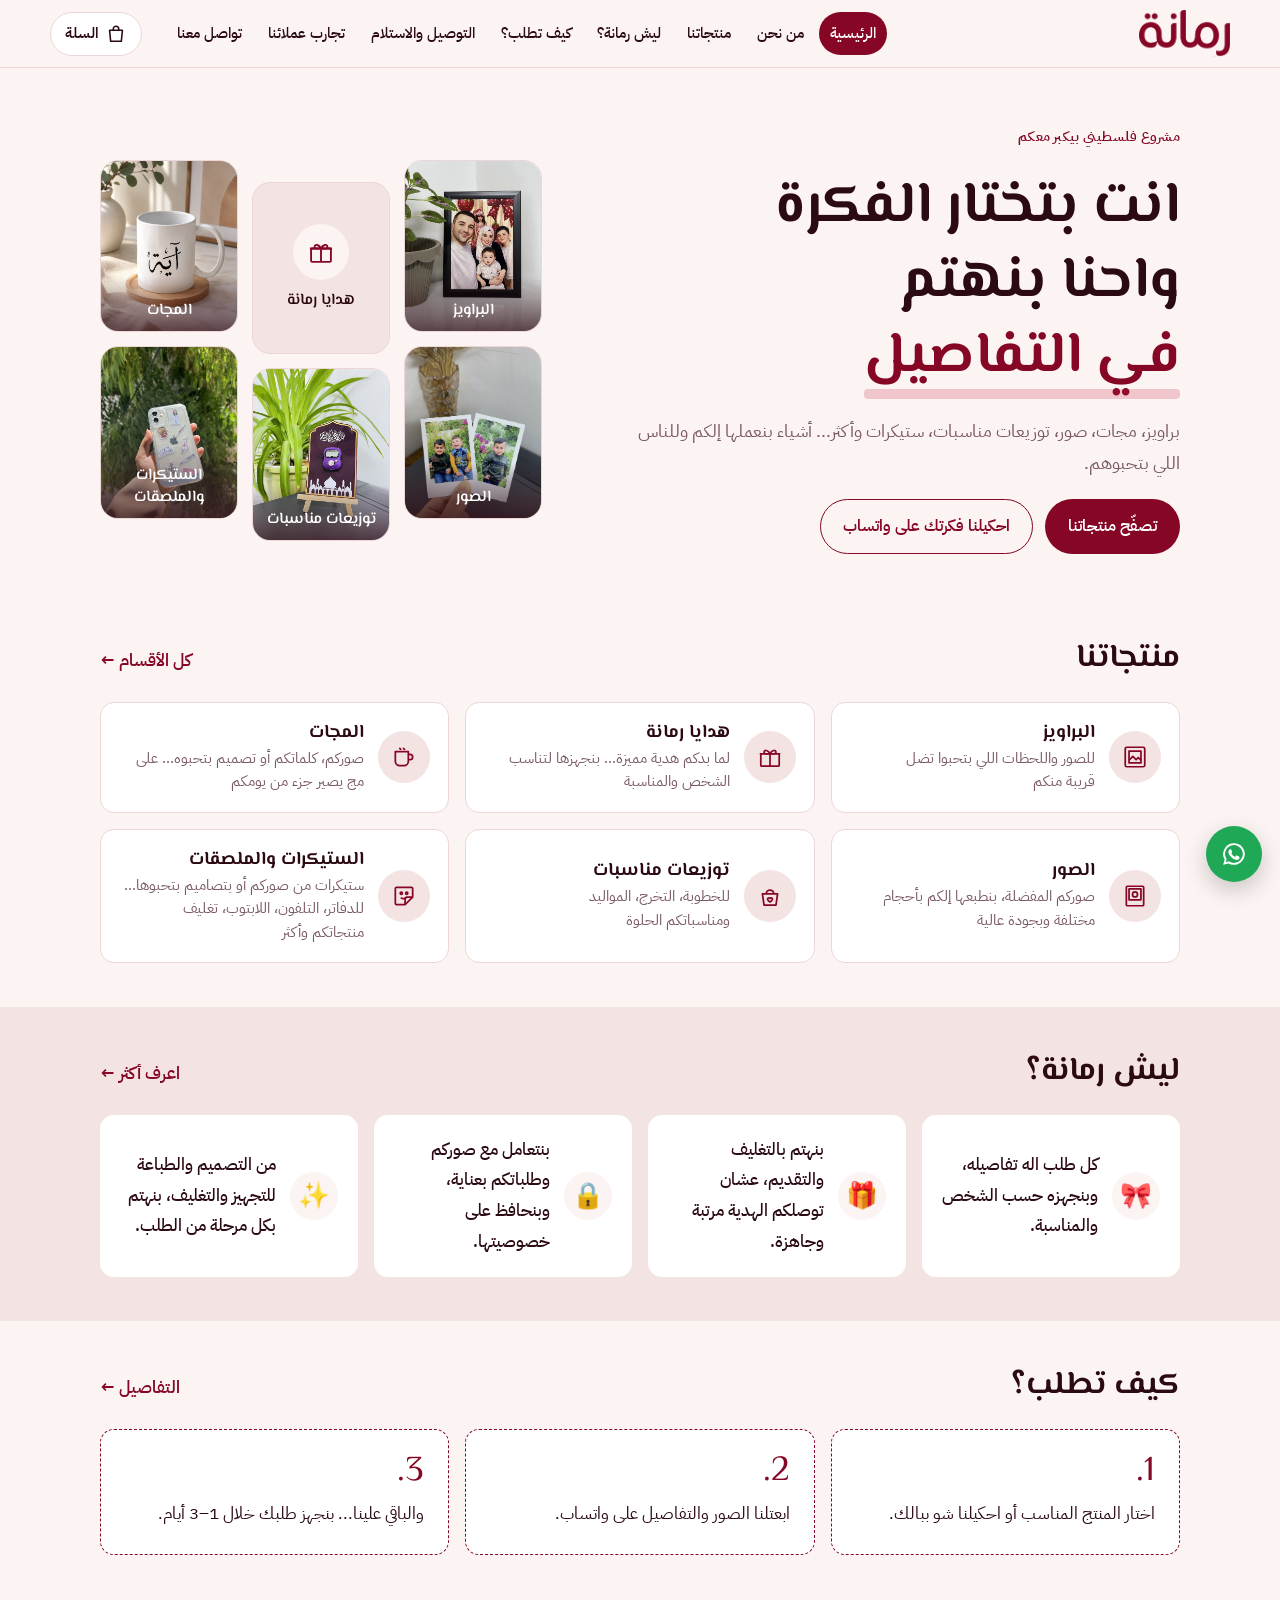
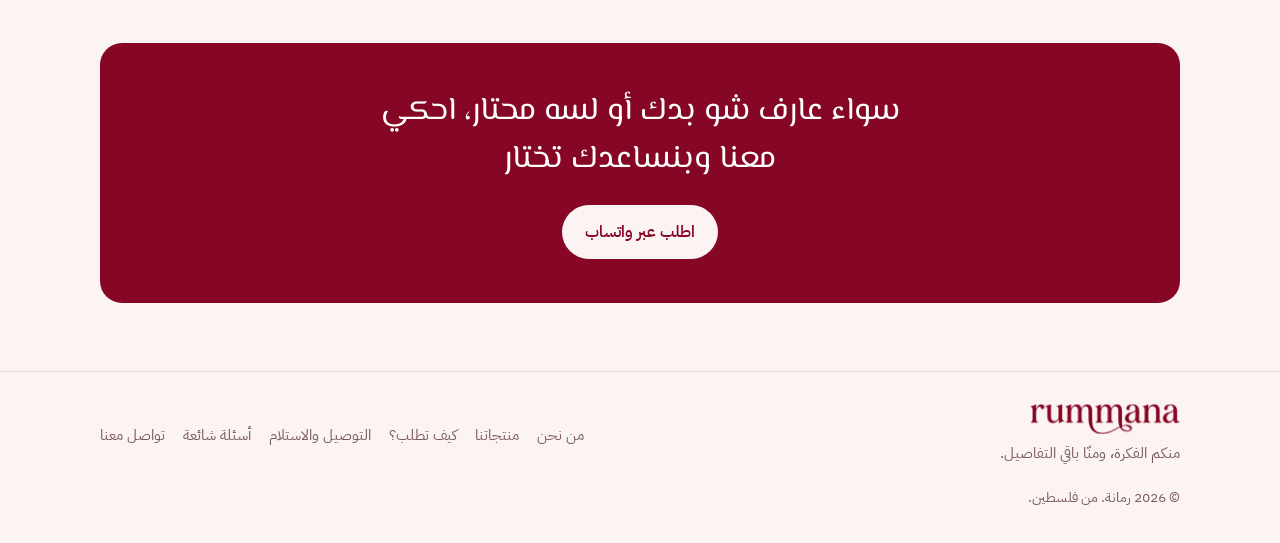
<file: index.html>
<!doctype html>
<html lang="ar" dir="rtl">
<head>
<meta charset="utf-8">
<meta name="viewport" content="width=device-width, initial-scale=1, viewport-fit=cover">
<meta name="description" content="رمانة مشروع فلسطيني إبداعي يقدّم منتجات وهدايا مخصصة: براويز، مجات، صور، توزيعات مناسبات وستيكرات. نحوّل الذكريات إلى هدايا تحمل معنى.">
<meta name="theme-color" content="#FBF4F3">
<meta name="color-scheme" content="light only">
<link rel="canonical" href="https://www.rumana.ps/">
<meta property="og:type" content="website">
<meta property="og:url" content="https://www.rumana.ps/">
<meta property="og:title" content="رمانة | انت بتختار الفكرة، واحنا بنهتم في التفاصيل">
<meta property="og:description" content="منتجات وهدايا مخصصة من فلسطين: براويز، مجات، صور، توزيعات مناسبات وستيكرات. اطلب عبر واتساب.">
<meta property="og:image" content="https://www.rumana.ps/assets/logo-ar.png">
<meta property="og:locale" content="ar_PS">
<link rel="icon" type="image/png" href="assets/logo-ar.png">
<!--HEAD-START-->
<title>رمانة | هدايا مخصصة من فلسطين</title>
<link rel="preconnect" href="https://fonts.googleapis.com">
<link rel="preconnect" href="https://fonts.gstatic.com" crossorigin>
<link rel="stylesheet" href="https://fonts.googleapis.com/css2?family=El+Messiri:wght@500;600;700&family=IBM+Plex+Sans+Arabic:wght@400;500;600&display=swap">
<link rel="stylesheet" href="assets/style.css">
<!--HEAD-END-->
</head>
<body>
<!--BODY-START-->
<div class="site" dir="rtl" lang="ar">

<header class="topbar">
  <div class="topbar-in">
    <a href="#home" class="brand" aria-label="رمانة، الصفحة الرئيسية"><span class="logo-ar" role="img" aria-label="رمانة"></span></a>
    <a href="#home" class="home-btn" aria-label="الرئيسية" title="الرئيسية"><svg viewBox="0 0 24 24" width="20" height="20" fill="none" stroke="currentColor" stroke-width="1.8" stroke-linejoin="round" stroke-linecap="round" aria-hidden="true"><path d="M3.5 10.5 12 3.5l8.5 7"/><path d="M5.5 9v11h13V9"/><path d="M10 20v-6h4v6"/></svg></a>
    <button class="menu-btn" id="menuBtn" aria-expanded="false" aria-controls="mainNav"><span></span><span></span><span></span><b class="sr">القائمة</b></button>
    <button class="cart-btn" id="cartBtn" aria-controls="cart" aria-label="سلة الطلب">
      <svg viewBox="0 0 24 24" width="22" height="22" fill="none" stroke="currentColor" stroke-width="1.7" stroke-linejoin="round" aria-hidden="true"><path d="M5 8h14l-1.2 12H6.2L5 8Z"/><path d="M9 8V6.5a3 3 0 0 1 6 0V8"/></svg>
      <span class="cart-label">السلة</span><b class="cart-count" id="cartCount" hidden>0</b>
    </button>
    <nav class="mainnav" id="mainNav" aria-label="القائمة الرئيسية">
      <a href="#home" data-nav="home">الرئيسية</a>
      <a href="#about" data-nav="about">من نحن</a>
      <div class="has-sub">
        <a href="#products" data-nav="products">منتجاتنا</a>
        <div class="sub" id="subNav"></div>
      </div>
      <a href="#why" data-nav="why">ليش رمانة؟</a>
      <a href="#how" data-nav="how">كيف تطلب؟</a>
      <a href="#delivery" data-nav="delivery">التوصيل والاستلام</a>
      <a href="#reviews" data-nav="reviews">تجارب عملائنا</a>
      <a href="#contact" data-nav="contact">تواصل معنا</a>
    </nav>
  </div>
</header>

<main id="main">

  <!-- ===== الصفحة الرئيسية ===== -->
  <section class="page" data-page="home">
    <div class="hero wrap">
      <div class="hero-copy">
        <p class="eyebrow">مشروع فلسطيني بيكبر معكم</p>
        <h1>انت بتختار الفكرة<br>واحنا بنهتم <em>في التفاصيل</em></h1>
        <p class="lead">براويز، مجات، صور، توزيعات مناسبات، ستيكرات وأكثر... أشياء بنعملها إلكم وللناس اللي بتحبوهم.</p>
        <div class="cta-row">
          <a class="btn btn-primary" href="#products">تصفّح منتجاتنا</a>
          <a class="btn btn-ghost js-wa" data-msg="مرحبا رمانة 🤍 عندي فكرة هدية وبدي أستفسر عنها">احكيلنا فكرتك على واتساب</a>
        </div>
      </div>
      <div class="hero-art" id="heroTiles"></div>
    </div>

    <div class="wrap block">
      <div class="block-head">
        <h2>منتجاتنا</h2>
        <a class="more" href="#products">كل الأقسام ←</a>
      </div>
      <div class="cat-grid" id="homeCats"></div>
    </div>

    <div class="band">
      <div class="wrap block">
        <div class="block-head"><h2>ليش رمانة؟</h2><a class="more" href="#why">اعرف أكثر ←</a></div>
        <div class="why-grid js-why"></div>
      </div>
    </div>

    <div class="wrap block">
      <div class="block-head"><h2>كيف تطلب؟</h2><a class="more" href="#how">التفاصيل ←</a></div>
      <ol class="steps js-steps"></ol>
    </div>

    <div class="wrap block">
      <div class="closing">
        <p class="closing-line">سواء عارف شو بدك أو لسه محتار، احكي معنا وبنساعدك تختار</p>
        <a class="btn btn-light js-wa" data-msg="مرحبا رمانة 🤍 بدي أطلب">اطلب عبر واتساب</a>
      </div>
    </div>
  </section>

  <!-- ===== من نحن ===== -->
  <section class="page" data-page="about" hidden>
    <div class="wrap page-head">
      <p class="eyebrow">من نحن</p>
      <h1>قصة رمانة</h1>
    </div>
    <div class="wrap about">
      <div class="prose">
        <p class="first">بلشت رمانة في 2025 من حبّنا للفن، الصور، والتفاصيل الحلوة. ومن فكرة بسيطة: الهدية بتكون أحلى لما تكون معمولة خصيصًا للشخص اللي بنحبّه.</p>
        <p>عشان هيك، بنعمل هدايا ومنتجات مخصصة من صوركم، كلماتكم وأفكاركم، ونهتم إنها تطلع بطريقة تشبهكم وتناسب الأشخاص والمناسبات اللي اخترتوها إلها.</p>
        <p>من الطباعة والتصميم للتجهيز والتغليف، كل مرحلة في رمانة بنهتم فيها، وبنتعاون كمان مع سيدات فلسطينيات في بعض المنتجات اليدوية، عشان تضل اللمسة الفلسطينية حاضرة في جزء من اللي بنقدمه.</p>
        <p class="pull">رمانة لسه ببدايتها، وعم تكبر مع كل طلب، وكل شخص اختار يكون جزء من حكايتها</p>
      </div>
      <aside class="facts">
        <div><span>التأسيس</span><b>2025</b></div>
        <div><span>من</span><b>فلسطين</b></div>
        <div><span>شغفنا</span><b>الفن والتصوير</b></div>
        <div><span>نتعاون مع</span><b>سيدات فلسطينيات</b></div>
      </aside>
    </div>
  </section>

  <!-- ===== منتجاتنا ===== -->
  <section class="page" data-page="products" hidden>
    <div class="wrap page-head">
      <p class="eyebrow">منتجاتنا</p>
      <h1>اختر القسم</h1>
      <p class="lead">كل منتج بنجهزه خصيصًا إلك. اختر القسم، أو احكيلنا فكرتك وإحنا بنساعدك.</p>
    </div>
    <div class="wrap"><div class="cat-grid big" id="allCats"></div></div>
  </section>

  <!-- ===== صفحة القسم (تتعبّى تلقائيًا) ===== -->
  <section class="page" data-page="category" hidden>
    <div class="wrap page-head">
      <nav class="crumbs" aria-label="مسار التصفح"><a href="#products">منتجاتنا</a> <span>/</span> <span id="catCrumb"></span></nav>
      <h1 id="catTitle"></h1>
      <p class="lead" id="catBlurb"></p>
    </div>
    <div class="wrap">
      <div class="prod-grid" id="prodGrid"></div>
      <div class="custom-note">
        <p>ما لقيت اللي ببالك؟ كل منتجاتنا قابلة للتخصيص.</p>
        <a class="btn btn-primary js-wa" id="catCustom">احكيلنا فكرتك</a>
      </div>
      <div class="other-cats">
        <h2>أقسام ثانية</h2>
        <div class="chips" id="otherCats"></div>
      </div>
    </div>
  </section>

  <!-- ===== ليش رمانة ===== -->
  <section class="page" data-page="why" hidden>
    <div class="wrap page-head">
      <p class="eyebrow">ليش رمانة؟</p>
      <h1>لأن التفاصيل بتفرق</h1>
    </div>
    <div class="wrap"><div class="why-grid big js-why"></div></div>
  </section>

  <!-- ===== كيف تطلب ===== -->
  <section class="page" data-page="how" hidden>
    <div class="wrap page-head">
      <p class="eyebrow">كيف تطلب؟</p>
      <h1>ثلاث خطوات وبس</h1>
    </div>
    <div class="wrap">
      <ol class="steps big js-steps"></ol>
      <div class="faq" id="faq">
        <h2>أسئلة بتتكرر</h2>
        <div class="faq-list" id="faqList"></div>
      </div>
      <div class="custom-note">
        <p>جاهز؟ ابعتلنا على واتساب وابدأ طلبك.</p>
        <a class="btn btn-primary js-wa" data-msg="مرحبا رمانة 🤍 بدي أطلب">اطلب عبر واتساب</a>
      </div>
    </div>
  </section>

  <!-- ===== التوصيل والاستلام ===== -->
  <section class="page" data-page="delivery" hidden>
    <div class="wrap page-head">
      <p class="eyebrow">التوصيل والاستلام</p>
      <h1>بنوصلك وين ما كنت</h1>
    </div>
    <div class="wrap delivery">
      <div class="del-card">
        <span class="del-ic" aria-hidden="true">📦</span>
        <h2>التوصيل</h2>
        <p>نوفر خدمة التوصيل إلى مختلف مناطق الضفة الغربية والقدس.</p>
      </div>
      <div class="del-card">
        <span class="del-ic" aria-hidden="true">📍</span>
        <h2>نقاط الاستلام</h2>
        <p>كما تتوفر نقاط استلام لتسهيل استلام طلباتكم في:</p>
        <ul class="pickups" id="pickups"></ul>
      </div>
    </div>
    <div class="wrap"><p class="soft-note">نسعى دائمًا لتوفير خيارات استلام مريحة تناسبكم.</p></div>
  </section>

  <!-- ===== تجارب عملائنا ===== -->
  <section class="page" data-page="reviews" hidden>
    <div class="wrap page-head">
      <p class="eyebrow">تجارب عملائنا</p>
      <h1>كلامكم بيفرق معنا</h1>
      <p class="lead">بنفرح لما نعرف إن طلبكم وصلكم زي ما حبيتوا... وهاي بعض الآراء اللي شاركتونا فيها 🤍</p>
    </div>
    <div class="wrap"><div class="reviews" id="reviews"></div></div>
  </section>

  <!-- ===== تواصل معنا ===== -->
  <section class="page" data-page="contact" hidden>
    <div class="wrap page-head">
      <p class="eyebrow">تواصل معنا</p>
      <h1>احكي معنا</h1>
      <p class="lead">جاهزين نساعدك في تنفيذ فكرتك أو الإجابة عن أي استفسار 🤍</p>
    </div>
    <div class="wrap contact" id="contactList"></div>
    <div class="wrap">
      <form class="order-form" id="inqForm" novalidate>
        <div class="of-head">
          <h2>ابعتلنا طلبك أو فكرتك</h2>
          <p>عبّي التفاصيل وبتنفتح محادثة واتساب فيها رسالتك جاهزة. الصور بتبعتها بنفس المحادثة.</p>
        </div>
        <div class="fields" id="inqFields"></div>
        <div class="field full">
          <label for="inq-cat">القسم</label>
          <select id="inq-cat" name="cat"></select>
        </div>
        <div class="field full">
          <label for="inq-details">شو فكرتك؟ <i>*</i></label>
          <textarea id="inq-details" name="details" rows="4" required placeholder="مثلًا: برواز لصورة تخرج بحجم 30×40 مع جملة تحت الصورة"></textarea>
        </div>
        <div class="form-foot">
          <button class="btn btn-primary" type="submit">أرسل عبر واتساب</button>
          <p class="form-msg" id="inqMsg" role="status"></p>
        </div>
      </form>
    </div>
  </section>

</main>

<footer class="foot">
  <div class="wrap foot-in">
    <div class="foot-brand">
      <span class="logo-en" role="img" aria-label="rummana"></span>
      <p>منكم الفكرة، ومنّا باقي التفاصيل.</p>
    </div>
    <nav class="foot-nav" aria-label="روابط سريعة">
      <a href="#about">من نحن</a><a href="#products">منتجاتنا</a><a href="#how">كيف تطلب؟</a><a href="#delivery">التوصيل والاستلام</a><a href="#how">أسئلة شائعة</a><a href="#contact">تواصل معنا</a>
    </nav>
    <p class="copy">© <span id="yr">2026</span> رمانة. من فلسطين.</p>
  </div>
</footer>

<div class="drawer-bg" id="cartBg" hidden></div>
<aside class="drawer" id="cart" hidden aria-label="سلة الطلب" tabindex="-1">
  <div class="dr-head">
    <h2>سلة الطلب</h2>
    <button class="dr-close" id="cartClose" aria-label="إغلاق السلة">×</button>
  </div>
  <div class="dr-body">
    <div class="cart-empty" id="cartEmpty">
      <p>السلة فاضية.</p>
      <a class="btn btn-ghost" href="#products" id="cartBrowse">تصفّح منتجاتنا</a>
    </div>
    <ul class="cart-items" id="cartItems"></ul>
    <div class="cart-total" id="cartTotal" hidden></div>
    <form class="order-form in-drawer" id="checkout" novalidate hidden>
      <h3>بيانات الطلب</h3>
      <div class="fields" id="coFields"></div>
      <div class="field full">
        <label for="co-notes">ملاحظات أو نص بدك نطبعه</label>
        <textarea id="co-notes" name="notes" rows="3"></textarea>
      </div>
      <div class="form-foot">
        <button class="btn btn-primary" type="submit">أرسل الطلب عبر واتساب</button>
        <p class="form-msg" id="coMsg" role="status"></p>
      </div>
      <p class="small">بعد ما تبعت الطلب، ابعتلنا الصور بنفس محادثة الواتساب.</p>
    </form>
  </div>
</aside>

<div class="toast" id="toast" role="status" hidden></div>

<a class="wa-float js-wa" data-msg="مرحبا رمانة 🤍" aria-label="راسلنا على واتساب">
  <svg viewBox="0 0 24 24" width="26" height="26" aria-hidden="true"><path fill="currentColor" d="M12 2a10 10 0 0 0-8.6 15.1L2 22l5-1.3A10 10 0 1 0 12 2Zm0 18.2c-1.5 0-3-.4-4.3-1.2l-.3-.2-3 .8.8-2.9-.2-.3A8.2 8.2 0 1 1 12 20.2Zm4.5-6.1c-.2-.1-1.5-.7-1.7-.8-.2-.1-.4-.1-.6.1l-.8 1c-.1.2-.3.2-.5.1a6.7 6.7 0 0 1-3.3-2.9c-.2-.4.2-.4.7-1.3.1-.2 0-.3 0-.4l-.8-1.8c-.2-.5-.4-.4-.6-.4h-.5a1 1 0 0 0-.7.3 3 3 0 0 0-.9 2.2c0 1.3.9 2.5 1 2.7.1.2 1.8 2.8 4.4 3.9 1.6.7 2.3.8 3.1.6.5-.1 1.5-.6 1.7-1.2.2-.6.2-1.1.2-1.2-.1-.1-.3-.2-.6-.3Z"/></svg>
</a>

</div>

<script src="assets/data.js"></script>
<script src="assets/app.js"></script>
<!--BODY-END-->
</body>
</html>
</file>
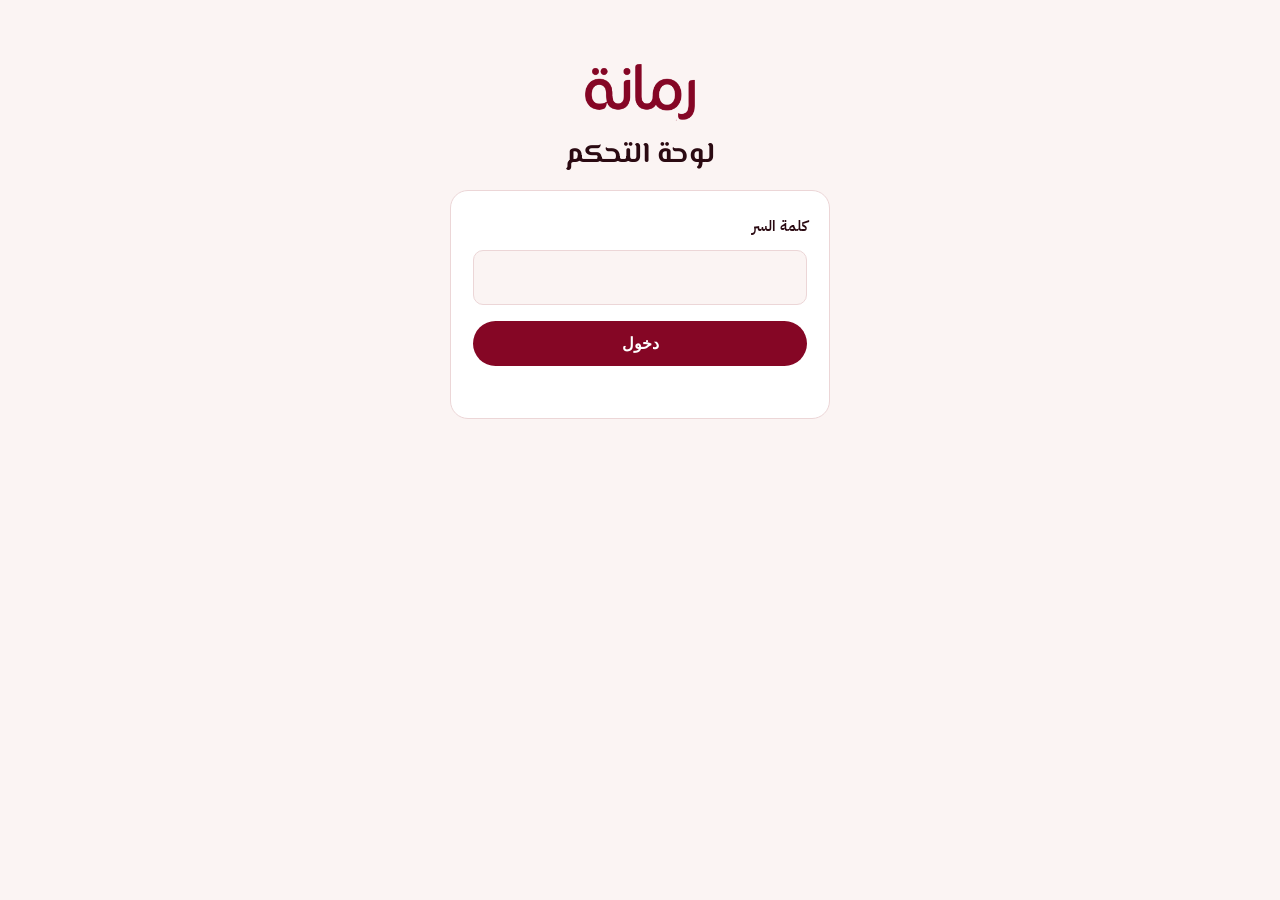
<file: admin/index.html>
<!doctype html>
<html lang="ar" dir="rtl">
<head>
<meta charset="utf-8">
<meta name="viewport" content="width=device-width, initial-scale=1, viewport-fit=cover">
<meta name="robots" content="noindex, nofollow">
<title>لوحة تحكم رمانة</title>
<link rel="icon" type="image/png" href="../assets/logo-ar.png">
<link rel="preconnect" href="https://fonts.googleapis.com">
<link rel="preconnect" href="https://fonts.gstatic.com" crossorigin>
<link rel="stylesheet" href="https://fonts.googleapis.com/css2?family=El+Messiri:wght@600;700&family=IBM+Plex+Sans+Arabic:wght@400;500;600&display=swap">
<link rel="stylesheet" href="../assets/style.css">
<link rel="stylesheet" href="admin.css">
</head>
<body>
<div class="adm">

  <!-- قفل -->
  <section class="gate" id="gateLogin" hidden>
    <span class="logo-ar" role="img" aria-label="رمانة"></span>
    <h1>لوحة التحكم</h1>
    <form id="loginForm" class="g-form">
      <label for="loginPass">كلمة السر</label>
      <input id="loginPass" type="password" autocomplete="current-password" required>
      <button class="btn btn-primary" type="submit">دخول</button>
      <p class="g-msg" id="loginMsg" role="status"></p>
    </form>
  </section>

  <!-- إعداد أول مرة -->
  <section class="gate" id="gateSetup" hidden>
    <span class="logo-ar" role="img" aria-label="رمانة"></span>
    <h1>تجهيز لوحة التحكم</h1>
    <p class="g-note">مرة وحدة بس. الصق مفتاح GitHub (Fine-grained token) واختار كلمة سر. بعدها الدخول بيكون بكلمة السر لحالها من أي جهاز.</p>
    <form id="setupForm" class="g-form">
      <label for="setupToken">مفتاح GitHub</label>
      <input id="setupToken" type="password" autocomplete="off" required dir="ltr" placeholder="github_pat_...">
      <label for="setupPass">كلمة سر جديدة (10 أحرف أو أكثر)</label>
      <input id="setupPass" type="password" autocomplete="new-password" minlength="10" required>
      <label for="setupPass2">أعد كتابة كلمة السر</label>
      <input id="setupPass2" type="password" autocomplete="new-password" minlength="10" required>
      <button class="btn btn-primary" type="submit">احفظ وادخل</button>
      <p class="g-msg" id="setupMsg" role="status"></p>
    </form>
  </section>

  <!-- اللوحة -->
  <section class="panel" id="panel" hidden>
    <header class="p-top">
      <div class="p-brand"><span class="logo-ar" role="img" aria-label="رمانة"></span><b>لوحة التحكم</b></div>
      <nav class="p-tabs" role="tablist">
        <button role="tab" data-tab="products" aria-selected="true">المنتجات</button>
        <button role="tab" data-tab="reviews" aria-selected="false">آراء العملاء</button>
        <button role="tab" data-tab="settings" aria-selected="false">الإعدادات</button>
      </nav>
      <div class="p-actions">
        <a class="btn btn-ghost sm" href="../" target="_blank" rel="noopener">فتح الموقع</a>
        <button class="btn btn-ghost sm" id="logoutBtn" type="button">خروج</button>
      </div>
    </header>

    <div class="p-body">
      <!-- المنتجات -->
      <div class="tab" data-pane="products">
        <div class="t-head">
          <div><h2>المنتجات</h2><p class="muted" id="prodCount"></p></div>
          <button class="btn btn-primary" id="addProd" type="button">+ منتج جديد</button>
        </div>
        <div class="filter">
          <label for="catFilter">القسم</label>
          <select id="catFilter"></select>
        </div>
        <ul class="plist" id="plist"></ul>
      </div>

      <!-- الآراء -->
      <div class="tab" data-pane="reviews" hidden>
        <div class="t-head">
          <div><h2>آراء العملاء</h2><p class="muted">بتطلع بصفحة "تجارب عملائنا".</p></div>
        </div>
        <form class="card-form" id="revForm">
          <div class="row2">
            <div class="field"><label for="rv-name">الاسم <i>*</i></label><input id="rv-name" required></div>
            <div class="field"><label for="rv-city">المدينة</label><input id="rv-city"></div>
          </div>
          <div class="field"><label for="rv-text">الكلام <i>*</i></label><textarea id="rv-text" rows="3" required></textarea></div>
          <button class="btn btn-primary" type="submit">أضف الرأي</button>
        </form>
        <ul class="rlist" id="rlist"></ul>
      </div>

      <!-- الإعدادات -->
      <div class="tab" data-pane="settings" hidden>
        <div class="t-head"><div><h2>الإعدادات</h2><p class="muted">اترك أي خانة فاضية لتضل القيمة الحالية.</p></div></div>
        <form class="card-form" id="setForm">
          <div class="field"><label for="st-delivery">ملاحظة سعر التوصيل (بتظهر بالسلة)</label><input id="st-delivery" placeholder="مثلًا: التوصيل 20 ₪ داخل الخليل و30 ₪ لباقي المناطق"></div>
          <div class="row2">
            <div class="field"><label for="st-whatsapp">رقم الواتساب (بالصيغة الدولية)</label><input id="st-whatsapp" dir="ltr" placeholder="970598416067"></div>
            <div class="field"><label for="st-email">الإيميل</label><input id="st-email" dir="ltr" type="email"></div>
          </div>
          <div class="row2">
            <div class="field"><label for="st-instagram">رابط إنستغرام</label><input id="st-instagram" dir="ltr"></div>
            <div class="field"><label for="st-facebook">رابط فيسبوك</label><input id="st-facebook" dir="ltr"></div>
          </div>
          <div class="field"><label for="st-tiktok">رابط تيك توك</label><input id="st-tiktok" dir="ltr"></div>
          <button class="btn btn-primary" type="submit">احفظ الإعدادات</button>
        </form>
        <div class="card-form danger-zone">
          <h3>كلمة السر</h3>
          <p class="muted">لتغيير كلمة السر أو المفتاح، اكبس هون وبترجع لشاشة التجهيز.</p>
          <button class="btn btn-ghost" id="resetKey" type="button">تغيير كلمة السر</button>
        </div>
      </div>
    </div>
  </section>

  <!-- نموذج المنتج -->
  <div class="modal-bg" id="pmBg" hidden></div>
  <form class="modal" id="pm" hidden aria-labelledby="pmTitle">
    <div class="m-head"><h2 id="pmTitle">منتج جديد</h2><button type="button" class="dr-close" id="pmClose" aria-label="إغلاق">×</button></div>
    <div class="m-body">
      <div class="img-pick">
        <div class="img-prev" id="pmPrev"><span>بدون صورة</span></div>
        <label class="btn btn-ghost sm" for="pm-file">اختار صورة</label>
        <input id="pm-file" type="file" accept="image/*" hidden>
      </div>
      <div class="field"><label for="pm-cat">القسم <i>*</i></label><select id="pm-cat" required></select></div>
      <div class="field"><label for="pm-name">اسم المنتج <i>*</i></label><input id="pm-name" required></div>
      <div class="field"><label for="pm-desc">الوصف</label><textarea id="pm-desc" rows="3"></textarea></div>
      <div class="field"><label for="pm-price">السعر بالشيكل</label><input id="pm-price" inputmode="decimal" placeholder="فاضي = السعر حسب الطلب"></div>
      <label class="check"><input id="pm-hidden" type="checkbox"> مخفي عن الموقع</label>
    </div>
    <div class="m-foot">
      <button class="btn btn-primary" type="submit" id="pmSave">احفظ</button>
      <button class="btn btn-ghost" type="button" id="pmDelete" hidden>حذف المنتج</button>
    </div>
  </form>

  <div class="toast" id="toast" role="status" hidden></div>
</div>

<script src="../assets/data.js"></script>
<script src="config.js"></script>
<script src="admin.js"></script>
</body>
</html>
</file>
<file: assets/style.css>
/* Layout: soft blush ground, maroon brand ink, category-tile hero; always light (same on phones and laptops); content in a centered 1120px column, RTL */
:root{
  --bg:#FBF4F3;          /* blush paper */
  --surface:#FFFFFF;
  --tint:#F4E3E3;        /* pomegranate pith */
  --ink:#2B0A12;         /* deep wine ink */
  --muted:#7A5A61;
  --line:#ECD6D7;
  --brand:#850625;       /* logo maroon */
  --brand-ink:#FFFFFF;
  --seed:#C8233F;        /* pomegranate seed */
  --leaf:#5E7550;
  --shadow:0 10px 30px rgba(133,6,37,.10);
  --f-display:"El Messiri", "IBM Plex Sans Arabic", "Segoe UI", Tahoma, sans-serif;
  --f-body:"IBM Plex Sans Arabic", "Segoe UI", Tahoma, Arial, sans-serif;
  --r:14px;
  color-scheme:light;
}

*,*::before,*::after{box-sizing:border-box}
[hidden]{display:none!important}
html{scroll-behavior:smooth;-webkit-text-size-adjust:100%;text-size-adjust:100%}
body{margin:0;background:var(--bg);color:var(--ink);font-family:var(--f-body);font-size:17px;line-height:1.8}
.site{direction:rtl;min-height:100vh;display:flex;flex-direction:column;background:var(--bg);color:var(--ink);font-family:var(--f-body);font-size:17px;line-height:1.8}
main{flex:1}
img{max-width:100%;display:block}
a{color:inherit}
h1,h2,h3{font-family:var(--f-display);line-height:1.3;text-wrap:balance;margin:0;font-weight:700}
h1{font-size:clamp(2rem,1.2rem + 3.6vw,3.6rem)}
h2{font-size:clamp(1.45rem,1.1rem + 1.2vw,2rem)}
h3{font-size:1.2rem}
p{margin:0}
/* no single word left alone on the last line (Chrome/Android, Safari 26+) */
p,li,blockquote,figcaption,label,h3,.c-card span{text-wrap:pretty}
.sr{position:absolute;width:1px;height:1px;overflow:hidden;clip:rect(0 0 0 0)}
.wrap{width:100%;max-width:1120px;margin-inline:auto;padding-inline:20px}
:focus-visible{outline:3px solid var(--seed);outline-offset:3px;border-radius:6px}

/* logos as masks so they recolor with the theme */
.logo-ar,.logo-en{display:block;background:var(--brand);-webkit-mask:var(--m) center/contain no-repeat;mask:var(--m) center/contain no-repeat}
.logo-ar{--m:url("[data-uri]");width:92px;aspect-ratio:387/199}
.logo-en{--m:url("[data-uri]");width:150px;aspect-ratio:310/61}

/* ---------- header ---------- */
.topbar{position:sticky;top:env(safe-area-inset-top,0px);z-index:30;background:color-mix(in srgb,var(--bg) 88%,transparent);backdrop-filter:blur(10px);border-bottom:1px solid var(--line)}
.topbar-in{max-width:1220px;margin-inline:auto;padding:10px 20px;display:flex;align-items:center;gap:24px}
.brand{display:block;flex:none}
.mainnav{display:flex;align-items:center;gap:4px;margin-inline-start:auto;flex-wrap:wrap}
.mainnav a{text-decoration:none;padding:8px 11px;border-radius:999px;font-size:.95rem;font-weight:500;color:var(--ink);white-space:nowrap}
.mainnav a:hover{background:var(--tint)}
.mainnav a.on{background:var(--brand);color:var(--brand-ink)}
.has-sub{position:relative}
.sub{position:absolute;inset-inline-start:0;top:100%;min-width:220px;background:var(--surface);border:1px solid var(--line);border-radius:var(--r);box-shadow:var(--shadow);padding:8px;display:none;flex-direction:column}
.has-sub:hover .sub,.has-sub:focus-within .sub{display:flex}
.sub a{border-radius:10px}
.menu-btn{display:none;margin-inline-start:auto;width:44px;height:44px;border:1px solid var(--line);border-radius:12px;background:var(--surface);flex-direction:column;justify-content:center;align-items:center;gap:5px;cursor:pointer}
.menu-btn span{display:block;width:20px;height:2px;background:var(--ink);border-radius:2px;transition:transform .2s}

.home-btn{display:none;align-items:center;justify-content:center;width:44px;height:44px;border-radius:12px;border:1px solid var(--line);background:var(--surface);color:var(--brand);text-decoration:none;font-weight:600;font-size:.95rem;flex:none;order:1;margin-inline-start:auto}
.home-btn:hover{border-color:var(--brand)}
@media (max-width:1060px){
  .home-btn{display:inline-flex}
  .menu-btn{display:flex;margin-inline-start:0}
  .topbar-in{flex-wrap:wrap}
  .mainnav{display:none;width:100%;flex-direction:column;align-items:stretch;padding-block:8px 14px}
  .mainnav.open{display:flex}
  .mainnav a{padding:12px 14px;font-size:1.05rem}
  .sub{position:static;display:flex;box-shadow:none;border:0;background:transparent;padding:0 16px 0 0;min-width:0}
  .sub a{font-size:.95rem;color:var(--muted)}
}

/* ---------- buttons ---------- */
.btn{display:inline-flex;align-items:center;justify-content:center;gap:8px;padding:12px 22px;border-radius:999px;font-weight:600;text-decoration:none;font-size:1rem;cursor:pointer;border:1.5px solid transparent;transition:transform .15s,background .15s}
.btn:hover{transform:translateY(-1px)}
.btn-primary{background:var(--brand);color:var(--brand-ink)}
.btn-ghost{border-color:var(--brand);color:var(--brand)}
.btn-ghost:hover{background:var(--tint)}
.btn-light{background:var(--bg);color:var(--brand)}
.cta-row{display:flex;flex-wrap:wrap;gap:12px}

/* ---------- hero ---------- */
.hero{display:grid;grid-template-columns:1.15fr .85fr;gap:40px;align-items:center;padding-block:56px 40px}
.hero-copy{display:flex;flex-direction:column;gap:20px;min-width:0}
.eyebrow{color:var(--brand);font-weight:600;font-size:.9rem;letter-spacing:.02em}
.hero h1 em{font-style:normal;color:var(--brand);position:relative;white-space:nowrap}
.hero h1 em::after{content:"";position:absolute;inset-inline:0;bottom:.05em;height:.18em;background:var(--seed);opacity:.22;border-radius:4px}
.lead{color:var(--muted);font-size:1.12rem;max-width:56ch}
/* hero mosaic: one tile per category, staggered columns; shows the category photo when there is one */
.hero-art{display:grid;grid-template-columns:repeat(3,minmax(0,1fr));gap:14px;align-content:center}
.tile{position:relative;aspect-ratio:4/5;border-radius:18px;overflow:hidden;background:var(--surface);border:1px solid var(--line);display:flex;flex-direction:column;align-items:center;justify-content:center;gap:10px;padding:12px;text-decoration:none;color:var(--brand);transition:transform .2s,border-color .2s}
.tile:nth-child(3n+2){translate:0 22px}
.tile:nth-child(even){background:var(--tint)}
.tile:hover{transform:translateY(-3px);border-color:var(--brand)}
.tile-ic{width:56px;height:56px;border-radius:50%;background:var(--bg);display:grid;place-items:center}
.tile-ic svg{width:28px;height:28px}
.tile b{font-family:var(--f-display);font-weight:600;font-size:.98rem;text-align:center;line-height:1.35;color:var(--ink)}
.tile.has-img{padding:0;justify-content:flex-end}
.tile.has-img img{position:absolute;inset:0;width:100%;height:100%;object-fit:cover}
.tile.has-img b{position:relative;width:100%;padding:24px 8px 10px;color:#fff;background:linear-gradient(transparent,rgba(43,10,18,.72))}
@media (max-width:820px){
  .hero{grid-template-columns:1fr;padding-block:32px 16px}
  /* keep "واحنا بنهتم في التفاصيل" on one line on every phone width */
  .hero h1{font-size:min(3rem,calc((100vw - 40px) / 11.2));text-wrap:wrap}
  .hero-art{max-width:460px;width:100%;margin-inline:auto;gap:10px}
}

/* ---------- blocks ---------- */
.block{padding-block:44px}
.block-head{display:flex;align-items:baseline;justify-content:space-between;gap:16px;margin-bottom:22px}
.more{color:var(--brand);text-decoration:none;font-weight:600;white-space:nowrap}
.band{background:var(--tint)}
.page-head{padding-block:48px 28px;display:flex;flex-direction:column;gap:12px}
.page{padding-bottom:56px}
.page[data-page="home"]{padding-bottom:0}

/* categories */
.cat-grid{display:grid;grid-template-columns:repeat(3,minmax(0,1fr));gap:16px}
.cat{display:flex;gap:14px;align-items:center;padding:18px;background:var(--surface);border:1px solid var(--line);border-radius:var(--r);text-decoration:none;transition:border-color .15s,transform .15s}
.cat:hover{border-color:var(--brand);transform:translateY(-2px)}
.cat-ic{flex:none;width:52px;height:52px;border-radius:50%;background:var(--tint);color:var(--brand);display:grid;place-items:center}
.cat-ic svg{width:26px;height:26px}
.cat-tx{min-width:0;display:flex;flex-direction:column;gap:2px}
.cat-tx h3{font-size:1.15rem}
.cat-tx p{color:var(--muted);font-size:.92rem;line-height:1.6}
.cat-grid.big .cat{flex-direction:column;align-items:flex-start;padding:26px}
.cat-grid.big .cat-ic{width:64px;height:64px}
.cat-grid.big .go{color:var(--brand);font-weight:600;font-size:.95rem;margin-top:6px}
@media (max-width:900px){.cat-grid{grid-template-columns:repeat(2,minmax(0,1fr))}}
@media (max-width:560px){.cat-grid{grid-template-columns:1fr}}

/* why */
.why-grid{display:grid;grid-template-columns:repeat(4,minmax(0,1fr));gap:16px}
.why{background:var(--surface);border-radius:var(--r);padding:20px;display:flex;align-items:center;gap:14px}
.why .em{flex:none;font-size:1.6rem;line-height:1;width:48px;height:48px;border-radius:50%;background:var(--tint);display:grid;place-items:center}
.band .why .em{background:var(--bg)}
.why p{font-weight:500}
.why-grid.big{grid-template-columns:repeat(2,minmax(0,1fr))}
.why-grid.big .why{border:1px solid var(--line);padding:30px}
.why-grid.big .why p{font-size:1.15rem}
@media (max-width:900px){.why-grid{grid-template-columns:repeat(2,minmax(0,1fr))}}
@media (max-width:560px){.why-grid,.why-grid.big{grid-template-columns:1fr}}
@media (max-width:560px){
  .why-grid.big .why{padding:18px 16px}
  .why-grid.big .why p{font-size:1.05rem}
  .why .em{width:44px;height:44px;font-size:1.45rem}
}

/* steps (a real sequence) */
.steps{list-style:none;margin:0;padding:0;display:grid;grid-template-columns:repeat(3,minmax(0,1fr));gap:16px;counter-reset:s}
.steps li{counter-increment:s;position:relative;padding:24px;border:1px dashed var(--brand);border-radius:var(--r);display:flex;flex-direction:column;gap:10px;background:var(--surface)}
.steps li::before{content:counter(s) ".";font-family:var(--f-display);font-size:2.2rem;line-height:1;color:var(--brand)}
.steps .em{position:absolute;inset-inline-end:20px;top:22px;font-size:1.5rem}
.steps.big li p{font-size:1.15rem}
@media (max-width:760px){.steps{grid-template-columns:1fr}}

.closing{background:var(--brand);color:var(--brand-ink);border-radius:22px;padding:44px 28px;display:flex;flex-direction:column;align-items:center;gap:22px;text-align:center}
.closing-line{font-family:var(--f-display);font-size:clamp(1.35rem,1rem + 1.4vw,2rem);max-width:30ch;line-height:1.5}
/* phones: the closing sentence always fits on two lines */
@media (max-width:560px){
  .closing{padding-inline:20px}
  .closing-line{max-width:none;font-size:min(1.35rem,calc((100vw - 80px) / 14.5));text-wrap:balance}
}

/* about */
.about{display:grid;grid-template-columns:1.6fr 1fr;gap:40px;align-items:start}
.prose{display:flex;flex-direction:column;gap:18px;max-width:64ch}
.prose .first{font-size:1.2rem;font-weight:500}
.pull{font-family:var(--f-display);font-size:1.5rem;color:var(--brand);border-inline-start:3px solid var(--seed);padding-inline-start:18px;line-height:1.6}
.facts{display:grid;grid-template-columns:1fr 1fr;gap:12px;background:var(--tint);border-radius:var(--r);padding:20px}
.facts div{display:flex;flex-direction:column}
.facts span{font-size:.85rem;color:var(--muted)}
.facts b{font-family:var(--f-display);font-size:1.2rem;color:var(--brand)}
@media (max-width:820px){.about{grid-template-columns:1fr}}

/* products */
.crumbs{font-size:.92rem;color:var(--muted);display:flex;gap:8px}
.crumbs a{color:var(--brand);text-decoration:none}
.prod-grid{display:grid;grid-template-columns:repeat(3,minmax(0,1fr));gap:20px}
.prod{background:var(--surface);border:1px solid var(--line);border-radius:var(--r);overflow:hidden;display:flex;flex-direction:column}
.prod-img{aspect-ratio:4/5;background:var(--tint);display:grid;place-items:center;overflow:hidden}
.prod-img img{width:100%;height:100%;object-fit:cover}
.prod-img.ph{border-bottom:1px dashed var(--line);color:var(--muted);font-size:.95rem;text-align:center;padding:12px;gap:6px;align-content:center}
.prod-img.ph svg{width:40px;height:40px;color:var(--brand);opacity:.6;margin-inline:auto}
.prod-body h3{text-wrap:balance}
.prod-body{padding:16px;display:flex;flex-direction:column;gap:8px;flex:1}
.prod-body p{color:var(--muted);font-size:.93rem;line-height:1.6}
.prod-foot{margin-top:auto;display:flex;align-items:center;justify-content:space-between;gap:10px;padding-top:8px;flex-wrap:wrap}
.price{font-family:var(--f-display);font-size:1.25rem;color:var(--brand);font-variant-numeric:tabular-nums}
.price.tbd{font-family:var(--f-body);font-size:.9rem;color:var(--muted)}
.prod .btn{padding:9px 16px;font-size:.92rem}
.prod.sample{opacity:.75}
.sample-tag{align-self:flex-start;font-size:.75rem;background:var(--tint);color:var(--brand);padding:2px 10px;border-radius:999px;font-weight:600}
@media (max-width:900px){.prod-grid{grid-template-columns:repeat(2,minmax(0,1fr))}}
@media (max-width:520px){
  .prod-grid{gap:10px}
  .prod-body{padding:10px;gap:4px}
  .prod h3{font-size:.98rem}
  .prod-foot{flex-direction:column;align-items:stretch;gap:6px}
  .prod .btn{padding:8px 10px;font-size:.88rem}
  .prod.sample{grid-column:1/-1}
}
.custom-note{margin-top:32px;background:var(--tint);border-radius:var(--r);padding:22px;display:flex;align-items:center;justify-content:space-between;gap:16px;flex-wrap:wrap}
.custom-note p{font-weight:500;font-size:1.08rem}
.other-cats{margin-top:40px;display:flex;flex-direction:column;gap:14px}
.other-cats h2{font-size:1.3rem}
.chips{display:flex;flex-wrap:wrap;gap:10px}
.chips a{text-decoration:none;border:1px solid var(--line);background:var(--surface);padding:8px 16px;border-radius:999px;font-weight:500}
.chips a:hover{border-color:var(--brand);color:var(--brand)}

/* delivery */
.delivery{display:grid;grid-template-columns:1fr 1fr;gap:20px}
.del-card{background:var(--surface);border:1px solid var(--line);border-radius:var(--r);padding:28px;display:flex;flex-direction:column;gap:12px}
.del-ic{font-size:2rem;line-height:1}
.pickups{list-style:none;padding:0;margin:4px 0 0;display:flex;flex-wrap:wrap;gap:8px}
.pickups li{background:var(--tint);color:var(--brand);padding:6px 14px;border-radius:999px;font-weight:600;font-size:.95rem}
.soft-note{margin-top:22px;color:var(--muted)}
@media (max-width:760px){.delivery{grid-template-columns:1fr}}

/* reviews */
.reviews{display:grid;grid-template-columns:repeat(3,minmax(0,1fr));gap:18px}
.review{background:var(--surface);border:1px solid var(--line);border-radius:var(--r);padding:24px;display:flex;flex-direction:column;gap:14px}
.review blockquote{margin:0;font-size:1.05rem}
.review blockquote::before{content:"”";display:block;font-family:var(--f-display);font-size:3rem;line-height:.6;color:var(--seed)}
.review cite{font-style:normal;color:var(--muted);font-size:.92rem}
.empty{grid-column:1/-1;border:1.5px dashed var(--line);border-radius:var(--r);padding:40px 24px;text-align:center;display:flex;flex-direction:column;align-items:center;gap:14px;color:var(--muted)}
@media (max-width:900px){.reviews{grid-template-columns:1fr}}

/* contact */
.contact{display:grid;grid-template-columns:repeat(2,minmax(0,1fr));gap:18px}
.c-card{background:var(--surface);border:1px solid var(--line);border-radius:var(--r);padding:26px;display:flex;flex-direction:column;gap:10px;text-decoration:none;transition:border-color .15s}
a.c-card:hover{border-color:var(--brand)}
.c-card .em{font-size:1.8rem;line-height:1}
.c-top{display:flex;align-items:center;gap:12px}
.b-ic{flex:none;width:44px;height:44px;border-radius:12px;display:grid;place-items:center}
.b-ic svg{width:24px;height:24px}
.c-card h2{font-size:1.3rem}
.c-card span{color:var(--muted);font-size:.92rem;direction:ltr;text-align:right}
.c-card.off{opacity:.7}
@media (max-width:760px){.contact{grid-template-columns:1fr}}

/* footer */
.foot{border-top:1px solid var(--line);margin-top:24px;padding-block:32px}
.foot-in{display:flex;flex-wrap:wrap;gap:20px 40px;align-items:center;justify-content:space-between}
.foot-brand{display:flex;flex-direction:column;gap:6px}
.foot-brand p{color:var(--muted);font-size:.92rem}
.foot-nav{display:flex;flex-wrap:wrap;gap:6px 18px}
.foot-nav a{text-decoration:none;color:var(--muted);font-size:.95rem}
.foot-nav a:hover{color:var(--brand)}
.copy{width:100%;color:var(--muted);font-size:.85rem}

/* whatsapp float */
.wa-float{position:fixed;inset-inline-start:18px;bottom:calc(18px + env(safe-area-inset-bottom,0px));width:56px;height:56px;border-radius:50%;background:#1FA855;color:#fff;display:grid;place-items:center;box-shadow:0 8px 22px rgba(0,0,0,.2);z-index:40;cursor:pointer}
.prod.sample .prod-img{aspect-ratio:4/3}

/* ---------- cart button ---------- */
.cart-btn{position:relative;display:inline-flex;align-items:center;gap:6px;height:44px;padding:0 14px;border-radius:999px;border:1px solid var(--line);background:var(--surface);color:var(--ink);font:inherit;font-weight:600;font-size:.95rem;cursor:pointer;order:3;flex:none}
.cart-btn:hover{border-color:var(--brand)}
.cart-count{min-width:22px;height:22px;border-radius:999px;background:var(--brand);color:var(--brand-ink);font-size:.8rem;display:grid;place-items:center;padding-inline:6px;font-variant-numeric:tabular-nums}
.mainnav{order:2}
@media (max-width:1060px){
  .menu-btn{order:2}
  .cart-btn{order:3}
  .mainnav{order:4}
}
@media (max-width:420px){.cart-label{display:none}.topbar-in{gap:10px}}

/* ---------- drawer ---------- */
body.lock{overflow:hidden}
.drawer-bg{position:fixed;inset:0;background:rgba(20,4,8,.45);z-index:50}
.drawer{position:fixed;top:0;bottom:0;inset-inline-end:0;width:min(440px,100%);background:var(--bg);color:var(--ink);z-index:51;display:flex;flex-direction:column;box-shadow:var(--shadow);padding-top:env(safe-area-inset-top,0px);padding-bottom:env(safe-area-inset-bottom,0px);direction:rtl;font-family:var(--f-body);outline:none}
.dr-head{display:flex;align-items:center;justify-content:space-between;padding:16px 20px;border-bottom:1px solid var(--line)}
.dr-close{width:40px;height:40px;border-radius:50%;border:1px solid var(--line);background:var(--surface);color:var(--ink);font-size:1.5rem;line-height:1;cursor:pointer}
.dr-body{flex:1;overflow-y:auto;padding:18px 20px 28px;display:flex;flex-direction:column;gap:18px}
.cart-empty{display:flex;flex-direction:column;align-items:center;gap:14px;padding:40px 0;color:var(--muted)}
.cart-items{list-style:none;margin:0;padding:0;display:flex;flex-direction:column;gap:10px}
.ci{display:flex;align-items:center;justify-content:space-between;gap:12px;background:var(--surface);border:1px solid var(--line);border-radius:12px;padding:12px 14px}
.ci-tx{display:flex;flex-direction:column;min-width:0}
.ci-tx span{color:var(--muted);font-size:.88rem}
.qty{display:flex;align-items:center;gap:8px;flex:none;font-variant-numeric:tabular-nums}
.qty button{width:32px;height:32px;border-radius:50%;border:1px solid var(--line);background:var(--bg);color:var(--ink);font-size:1.1rem;cursor:pointer}
.cart-total{background:var(--tint);border-radius:12px;padding:14px;display:flex;flex-direction:column;gap:6px}
.cart-total .row{display:flex;justify-content:space-between;font-size:1.1rem}
.cart-total b{font-family:var(--f-display);color:var(--brand);font-variant-numeric:tabular-nums}
.small{font-size:.86rem;color:var(--muted);line-height:1.6}

/* ---------- forms ---------- */
.order-form{margin-top:28px;background:var(--surface);border:1px solid var(--line);border-radius:18px;padding:28px;display:grid;grid-template-columns:1fr 1fr;gap:16px}
.order-form.in-drawer{margin-top:0;padding:18px;grid-template-columns:1fr}
.order-form h3{grid-column:1/-1}
.of-head{grid-column:1/-1;display:flex;flex-direction:column;gap:6px}
.of-head p{color:var(--muted)}
.fields{display:contents}
.field{display:flex;flex-direction:column;gap:6px;min-width:0;border:0;padding:0;margin:0}
.field.full,.form-foot{grid-column:1/-1}
.field label,.field legend{font-weight:600;font-size:.95rem}
.field i{font-style:normal;color:var(--seed)}
.field input,.field select,.field textarea{font:inherit;color:var(--ink);background:var(--bg);border:1px solid var(--line);border-radius:10px;padding:11px 12px;width:100%}
.field input:focus,.field select:focus,.field textarea:focus{outline:2px solid var(--brand);outline-offset:0;border-color:transparent}
.field [aria-invalid="true"]{border-color:var(--seed);background:color-mix(in srgb,var(--seed) 8%,var(--bg))}
.recv{flex-direction:row;flex-wrap:wrap;gap:10px 18px;align-items:center}
.recv legend{width:100%;margin-bottom:6px;float:right}
.opt{display:inline-flex;align-items:center;gap:8px;font-weight:500;cursor:pointer;background:var(--bg);border:1px solid var(--line);padding:8px 14px;border-radius:999px}
.opt input{accent-color:var(--brand);width:auto}
.form-foot{display:flex;flex-wrap:wrap;align-items:center;gap:12px}
.form-msg{font-size:.92rem;color:var(--muted)}
.form-msg a{color:var(--brand);font-weight:600}
@media (max-width:640px){.order-form{grid-template-columns:1fr;padding:20px}}

/* ---------- FAQ ---------- */
.faq{margin-top:48px;display:flex;flex-direction:column;gap:16px}
.faq-list{display:flex;flex-direction:column;gap:10px;max-width:780px}
.faq details{background:var(--surface);border:1px solid var(--line);border-radius:12px;padding:0 18px}
.faq summary{cursor:pointer;font-weight:600;padding:14px 0;list-style:none;display:flex;justify-content:space-between;gap:12px}
.faq summary::-webkit-details-marker{display:none}
.faq summary::after{content:"+";color:var(--brand);font-size:1.3rem;line-height:1}
.faq details[open] summary::after{content:"−"}
.faq details p{padding-bottom:16px;color:var(--muted)}

/* ---------- toast ---------- */
.toast{position:fixed;bottom:calc(20px + env(safe-area-inset-bottom,0px));inset-inline:0;margin-inline:auto;width:max-content;max-width:calc(100% - 32px);background:var(--ink);color:var(--bg);padding:10px 16px;border-radius:999px;z-index:60;display:flex;align-items:center;gap:12px;font-weight:500;direction:rtl}
.toast button{font:inherit;font-weight:700;background:transparent;border:0;color:inherit;text-decoration:underline;cursor:pointer}
.copy-box{display:flex;flex-direction:column;gap:10px;width:100%;color:var(--ink)}
.copy-box textarea{font:inherit;font-size:.9rem;color:var(--ink);background:var(--bg);border:1px solid var(--line);border-radius:10px;padding:10px;width:100%}
.form-msg:has(.copy-box){width:100%}
</file>
<file: admin/admin.css>
/* Admin: same tokens as the shop, quieter surfaces, one column on phones */
.adm{direction:rtl;min-height:100vh;background:var(--bg);color:var(--ink);font-family:var(--f-body)}
.muted{color:var(--muted);font-size:.92rem}
.btn.sm{padding:8px 14px;font-size:.9rem}

/* gate */
.gate{max-width:420px;margin-inline:auto;padding:64px 20px;display:flex;flex-direction:column;align-items:center;gap:16px;text-align:center}
.gate .logo-ar{width:110px}
.gate h1{font-size:1.8rem}
.g-note{color:var(--muted);font-size:.95rem}
.g-form{width:100%;display:flex;flex-direction:column;gap:10px;text-align:start;background:var(--surface);border:1px solid var(--line);border-radius:18px;padding:22px}
.g-form label{font-weight:600;font-size:.95rem}
.g-form input,.adm .field input,.adm .field select,.adm .field textarea{font:inherit;color:var(--ink);background:var(--bg);border:1px solid var(--line);border-radius:10px;padding:11px 12px;width:100%}
.g-form .btn{margin-top:6px}
.g-msg{font-size:.9rem;color:var(--seed);min-height:1.4em}

/* panel */
.p-top{position:sticky;top:env(safe-area-inset-top,0px);z-index:20;background:color-mix(in srgb,var(--bg) 92%,transparent);backdrop-filter:blur(8px);border-bottom:1px solid var(--line);display:flex;flex-wrap:wrap;align-items:center;gap:12px 20px;padding:10px 20px}
.p-brand{display:flex;align-items:center;gap:10px;font-family:var(--f-display);font-size:1.1rem}
.p-brand .logo-ar{width:64px}
.p-tabs{display:flex;gap:4px;background:var(--tint);padding:4px;border-radius:999px}
.p-tabs button{font:inherit;font-weight:600;font-size:.92rem;border:0;background:transparent;color:var(--ink);padding:8px 14px;border-radius:999px;cursor:pointer}
.p-tabs button[aria-selected="true"]{background:var(--brand);color:var(--brand-ink)}
.p-actions{display:flex;gap:8px;margin-inline-start:auto}
.p-body{max-width:900px;margin-inline:auto;padding:28px 20px 80px}
.t-head{display:flex;align-items:flex-end;justify-content:space-between;gap:16px;flex-wrap:wrap;margin-bottom:18px}
.filter{display:flex;align-items:center;gap:10px;margin-bottom:14px}
.filter select{font:inherit;color:var(--ink);background:var(--surface);border:1px solid var(--line);border-radius:10px;padding:8px 10px}
@media (max-width:640px){.p-actions{margin-inline-start:0;width:100%}.p-tabs{width:100%;justify-content:space-between}}

/* product list */
.plist,.rlist{list-style:none;margin:0;padding:0;display:flex;flex-direction:column;gap:10px}
.pi{display:grid;grid-template-columns:64px minmax(0,1fr) auto;gap:14px;align-items:center;background:var(--surface);border:1px solid var(--line);border-radius:14px;padding:10px 12px}
.pi.is-hidden{opacity:.6}
.pi-img{width:64px;height:64px;border-radius:10px;background:var(--tint);overflow:hidden;display:grid;place-items:center;color:var(--muted);font-size:.75rem}
.pi-img img{width:100%;height:100%;object-fit:cover}
.pi-tx{min-width:0;display:flex;flex-direction:column;gap:2px}
.pi-tx b{overflow:hidden;text-overflow:ellipsis;white-space:nowrap}
.pi-tx span{color:var(--muted);font-size:.86rem}
.tag{display:inline-block;font-size:.72rem;font-weight:600;padding:1px 8px;border-radius:999px;background:var(--tint);color:var(--brand);margin-inline-start:6px}
.pi-act{display:flex;gap:6px;align-items:center}
.ib{width:36px;height:36px;border-radius:10px;border:1px solid var(--line);background:var(--bg);color:var(--ink);cursor:pointer;font:inherit;font-size:1rem}
.ib:disabled{opacity:.35;cursor:default}
.empty-row{border:1.5px dashed var(--line);border-radius:14px;padding:32px;text-align:center;color:var(--muted)}

/* forms */
.card-form{background:var(--surface);border:1px solid var(--line);border-radius:16px;padding:20px;display:flex;flex-direction:column;gap:14px;margin-bottom:18px}
.card-form .btn{align-self:flex-start}
.row2{display:grid;grid-template-columns:1fr 1fr;gap:14px}
@media (max-width:560px){.row2{grid-template-columns:1fr}}
.ri{display:flex;justify-content:space-between;gap:12px;align-items:flex-start;background:var(--surface);border:1px solid var(--line);border-radius:14px;padding:14px}
.ri p{margin-bottom:4px}
.ri span{color:var(--muted);font-size:.88rem}
.danger-zone h3{font-size:1.1rem}

/* modal */
.modal-bg{position:fixed;inset:0;background:rgba(20,4,8,.45);z-index:50}
.modal{position:fixed;z-index:51;inset-inline:0;margin-inline:auto;top:calc(24px + env(safe-area-inset-top,0px));width:min(520px,calc(100% - 24px));max-height:calc(100% - 48px);display:flex;flex-direction:column;background:var(--bg);border-radius:18px;box-shadow:var(--shadow);overflow:hidden}
.m-head{display:flex;align-items:center;justify-content:space-between;padding:14px 18px;border-bottom:1px solid var(--line)}
.m-body{padding:18px;overflow-y:auto;display:flex;flex-direction:column;gap:14px}
.m-foot{display:flex;justify-content:space-between;gap:10px;padding:14px 18px;border-top:1px solid var(--line)}
.img-pick{display:flex;align-items:center;gap:14px}
.img-prev{width:110px;height:110px;border-radius:12px;background:var(--tint);overflow:hidden;display:grid;place-items:center;color:var(--muted);font-size:.85rem;flex:none}
.img-prev img{width:100%;height:100%;object-fit:cover}
.check{display:flex;align-items:center;gap:8px;font-weight:500}
.check input{accent-color:var(--brand);width:18px;height:18px}
.busy{pointer-events:none;opacity:.6}
.confirm{display:flex;gap:8px;align-items:center;flex-wrap:wrap}
</file>
